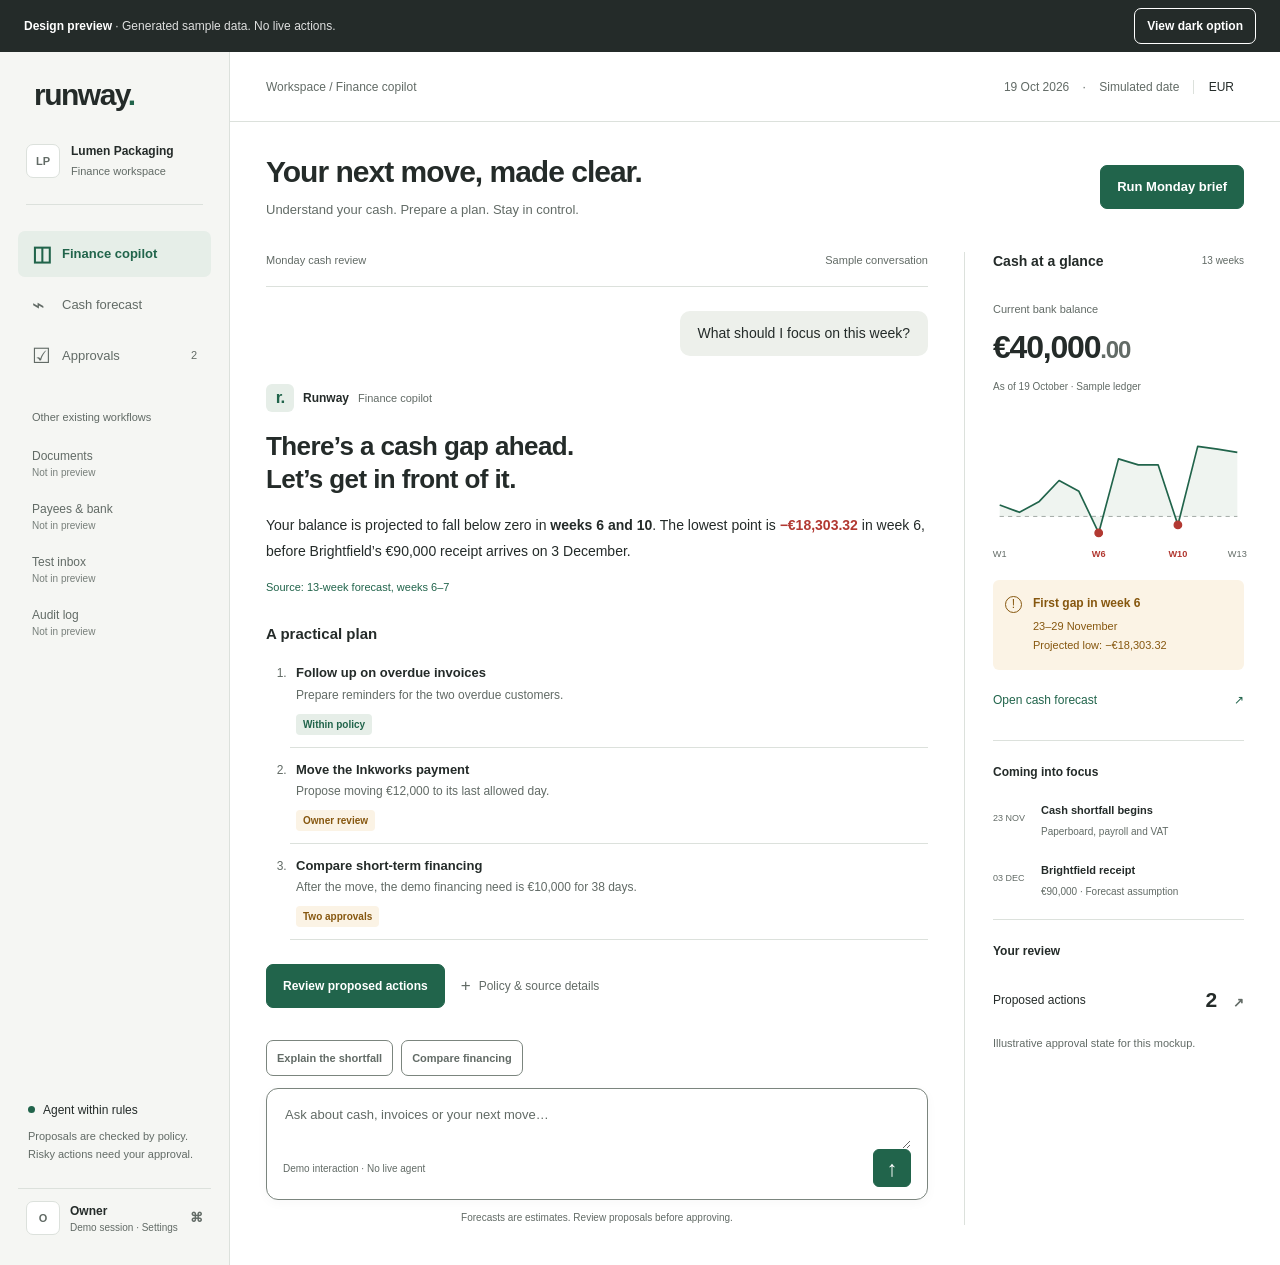
<file: docs/ui-mockups/index.html>
<!doctype html>
<html lang="en">
<head>
  <meta charset="utf-8">
  <meta name="viewport" content="width=device-width, initial-scale=1">
  <title>Runway · UI redesign mockups</title>
  <link rel="stylesheet" href="mockups.css">
</head>
<body>
  <div class="review-bar">
    <span><strong>Design preview</strong><span class="review-note"> · Generated sample data. No live actions.</span></span>
    <button id="theme-toggle" aria-pressed="false">View dark option</button>
  </div>
  <div class="workspace">
    <aside class="sidebar">
      <a class="brand" href="#chat">runway<span>.</span></a><button id="mobile-session" class="mobile-session">Session</button>
      <div class="company"><span class="initials">LP</span><div><strong>Lumen Packaging</strong><small>Finance workspace</small></div></div>
      <nav aria-label="Preview screens">
        <a href="#chat" data-page="chat"><span class="nav-icon">◫</span> Finance copilot</a>
        <a href="#forecast" data-page="forecast"><span class="nav-icon">⌁</span> Cash forecast</a>
        <a href="#approvals" data-page="approvals"><span class="nav-icon">☑</span> Approvals <span class="count">2</span></a>
      </nav>
      <div class="sidebar-caption">Other existing workflows</div>
      <div class="secondary-nav">Documents <span>Not in preview</span></div>
      <div class="secondary-nav">Payees &amp; bank <span>Not in preview</span></div>
      <div class="secondary-nav">Test inbox <span>Not in preview</span></div>
      <div class="secondary-nav">Audit log <span>Not in preview</span></div>
      <div class="sidebar-bottom">
        <div class="agent-state"><span class="status-dot"></span> Agent within rules</div>
        <p>Proposals are checked by policy.<br>Risky actions need your approval.</p>
        <button id="session-toggle" class="session"><span class="initials">O</span><span><strong>Owner</strong><small>Demo session · Settings</small></span><span>⌘</span></button>
      </div>
    </aside>
    <div class="main-shell">
      <header class="topbar"><span id="breadcrumb">Workspace <span>/</span> Finance copilot</span><span class="clock">19 Oct 2026 <span>·</span> Simulated date <span class="currency">EUR</span></span></header>
      <main id="main">
        <section id="chat" class="screen" aria-labelledby="chat-title">
          <div class="page-heading"><div><h1 id="chat-title">Your next move, made clear.</h1><p>Understand your cash. Prepare a plan. Stay in control.</p></div><button class="primary" id="brief-button">Run Monday brief</button></div>
          <div class="copilot-layout">
            <div class="conversation">
              <div class="conversation-meta"><span>Monday cash review</span><span>Sample conversation</span></div>
              <div class="user-message">What should I focus on this week?</div>
              <article class="assistant-message">
                <div class="assistant-label"><span class="assistant-mark">r.</span><strong>Runway</strong><span>Finance copilot</span></div>
                <h2>There’s a cash gap ahead.<br>Let’s get in front of it.</h2>
                <p>Your balance is projected to fall below zero in <strong>weeks 6 and 10</strong>. The lowest point is <strong class="danger-text">−€18,303.32</strong> in week 6, before Brightfield’s €90,000 receipt arrives on 3 December.</p>
                <a class="source-link" href="#forecast">Source: 13-week forecast, weeks 6–7</a>
                <h3>A practical plan</h3>
                <ol class="plan-list">
                  <li><div><strong>Follow up on overdue invoices</strong><p>Prepare reminders for the two overdue customers.</p></div><span class="state neutral">Within policy</span></li>
                  <li><div><strong>Move the Inkworks payment</strong><p>Propose moving €12,000 to its last allowed day.</p></div><span class="state warning">Owner review</span></li>
                  <li><div><strong>Compare short-term financing</strong><p>After the move, the demo financing need is €10,000 for 38 days.</p></div><span class="state warning">Two approvals</span></li>
                </ol>
                <div class="answer-actions"><a class="button primary" href="#approvals">Review proposed actions</a><details><summary>Policy &amp; source details</summary><p>Illustrative plan from the README demo scenario. No reminders, payments, or financing applications are executed by this preview.</p></details></div>
              </article>
              <div id="mock-replies" aria-live="polite"></div>
              <div class="composer-area">
                <div class="suggestions"><button data-prompt="Explain the week 6 shortfall">Explain the shortfall</button><button data-prompt="Compare financing options">Compare financing</button></div>
                <form id="chat-form" class="composer"><label for="message" class="sr-only">Message the finance copilot</label><textarea id="message" placeholder="Ask about cash, invoices or your next move…" rows="2" required></textarea><div class="composer-bottom"><span>Demo interaction · No live agent</span><button class="send" type="submit" aria-label="Send preview message">↑</button></div></form>
                <p class="composer-note">Forecasts are estimates. Review proposals before approving.</p>
              </div>
            </div>
            <aside class="context-rail" aria-label="Cash context">
              <div class="context-heading"><h2>Cash at a glance</h2><span>13 weeks</span></div>
              <div class="balance"><span>Current bank balance</span><strong>€40,000<span>.00</span></strong><small>As of 19 October · Sample ledger</small></div>
              <div class="mini-chart" id="mini-chart"></div>
              <div class="cash-warning"><span class="warning-symbol">!</span><div><strong>First gap in week 6</strong><p>23–29 November<br>Projected low: −€18,303.32</p></div></div>
              <a class="text-link" href="#forecast">Open cash forecast <span>↗</span></a>
              <div class="rail-section"><h3>Coming into focus</h3><div class="event"><span class="event-date">23 NOV</span><div><strong>Cash shortfall begins</strong><small>Paperboard, payroll and VAT</small></div></div><div class="event"><span class="event-date">03 DEC</span><div><strong>Brightfield receipt</strong><small>€90,000 · Forecast assumption</small></div></div></div>
              <div class="rail-section"><h3>Your review</h3><a class="review-link" href="#approvals"><span>Proposed actions</span><strong>2 <span>↗</span></strong></a><p class="fine-print">Illustrative approval state for this mockup.</p></div>
            </aside>
          </div>
        </section>
        <section id="forecast" class="screen" hidden aria-labelledby="forecast-title">
          <div class="page-heading"><div><h1 id="forecast-title">See the gap before it arrives.</h1><p>13-week cash forecast · 19 Oct 2026 to 17 Jan 2027</p></div><a class="button" href="#chat">Discuss with copilot</a></div>
          <div class="forecast-metrics"><div><span>Opening balance</span><strong>€40,000.00</strong></div><div><span>Lowest projected balance</span><strong class="danger-text">−€18,303.32</strong><small>Week 6 · 23–29 Nov</small></div><div><span>Weeks below zero</span><strong>2 <span>of 13</span></strong><small>Weeks 6 and 10</small></div></div>
          <div class="chart-panel"><div class="panel-heading"><div><h2>How much cash will be available?</h2><p>Projected closing balance at the end of each week</p></div><div class="legend"><span class="legend-line"></span> Baseline <span class="legend-line scenario-legend" hidden></span><span id="scenario-label" hidden>With illustrative inflow</span></div></div><div id="full-chart"></div><div class="chart-footer"><span>Dashed line: €0 safety minimum</span><span>Computed from the sample ledger, not by AI</span></div></div>
          <div class="forecast-detail"><div><div class="panel-heading"><h2>Week-by-week cash</h2><span>EUR</span></div><div class="table-scroll"><table><caption class="sr-only">Generated sample forecast. Select a week to inspect its cash flows.</caption><thead><tr><th>Week</th><th>Dates</th><th>Money in</th><th>Money out</th><th>Closing cash</th></tr></thead><tbody id="week-rows"></tbody></table></div></div><aside class="week-detail"><span class="state warning">Source inspection</span><h2 id="week-title">Week 6 explained</h2><p id="week-dates">23–29 November 2026</p><div id="week-lines"></div><p class="fine-print">Figures trace to invoice, payment and transaction rows. Select any week to inspect it.</p><details class="scenario-control"><summary>Try an illustrative scenario</summary><label for="inflow">Add inflow in week 6 (EUR)</label><input id="inflow" type="number" min="0" max="10000000" value="20000" step="1000"><button id="scenario-apply" class="primary">Compare scenario</button><button id="scenario-clear">Clear scenario</button><p class="fine-print">Preview only: adds an inflow without fees or repayment. No ledger data is changed.</p></details></aside></div>
        </section>
        <section id="approvals" class="screen" hidden aria-labelledby="approvals-title">
          <div class="page-heading"><div><h1 id="approvals-title">You make the final call.</h1><p>Review the reason, the amount and the people needed to approve.</p></div><span class="state neutral">Illustrative workflow</span></div>
          <div class="approval-layout"><div><div class="queue-heading"><h2>Needs your review <span>2</span></h2><span>Owner demo session</span></div>
            <article class="approval-card" id="payment-card"><div class="approval-heading"><span class="state warning">Owner approval needed</span><span class="request-id">Example request · Payment change</span></div><h2>Give your cash a little more room.</h2><p>Reschedule the Inkworks supplier payment to its last allowed day.</p><div class="approval-facts"><div><span>Supplier</span><strong>Inkworks</strong></div><div><span>Payment amount</span><strong>€12,000.00</strong></div><div><span>Change</span><strong>Payment date</strong></div></div><div class="rationale"><strong>Why this is proposed</strong><p>The move reduces the demo financing need from €19,000 to €10,000. The exact proposed date and allowed window will come from the live request.</p></div><details><summary>Policy check &amp; source arguments</summary><p>Rescheduling requires owner review. Production details will use the existing request summary and rules engine, including the allowed date.</p></details><div class="approval-footer"><span id="payment-status">Required: Owner</span><div><button data-decision="reject" data-card="payment-card">Reject</button><button class="primary" data-decision="approve" data-card="payment-card">Approve change</button></div></div></article>
            <article class="approval-card" id="finance-card"><div class="approval-heading"><span class="state warning">Two approvals needed</span><span class="request-id">Example request · Financing</span></div><h2>Prepare the financing application.</h2><p>Illustrative supply-chain financing from Runway’s demo scenario.</p><div class="approval-facts"><div><span>Financing amount</span><strong>€10,000.00</strong></div><div><span>Term</span><strong>38 days</strong></div><div><span>True cost</span><strong>€120.00</strong></div></div><div class="approvers"><span><span class="initials">O</span> Owner <small>Awaiting review</small></span><span><span class="initials">A</span> Accountant <small>Awaiting review</small></span></div><div class="approval-footer"><span>Prepares a PDF for human review</span><div><button data-decision="reject" data-card="finance-card">Reject</button><button class="primary" data-decision="approve" data-card="finance-card">Record owner approval</button></div></div></article>
          </div><aside class="approval-guide"><h2>Built-in boundaries</h2><h3>Two people, two sessions</h3><p>Financing above €5,000 needs both the owner and accountant, signed in separately.</p><h3>Policy before execution</h3><p>The existing rules engine checks every agent tool call before anything runs.</p><h3>A record of every decision</h3><p>Approvals, refusals and actions remain in the audit trail.</p><div class="preview-note"><strong>Design preview only</strong><p>These controls demonstrate UI states. They cannot approve requests or move money.</p></div></aside></div>
        </section>
      </main>
    </div>
  </div>
  <dialog id="session-dialog"><div class="dialog-heading"><h2>Session controls</h2><button id="session-close" aria-label="Close session controls">×</button></div><p>Proposed home for sign-in, role switching, display currency, agent pause and demo reset.</p><p class="fine-print">The live application will retain its current authentication and confirmation rules. This preview has no live session controls.</p></dialog>
  <script src="mockups.js"></script>
</body>
</html>
</file>
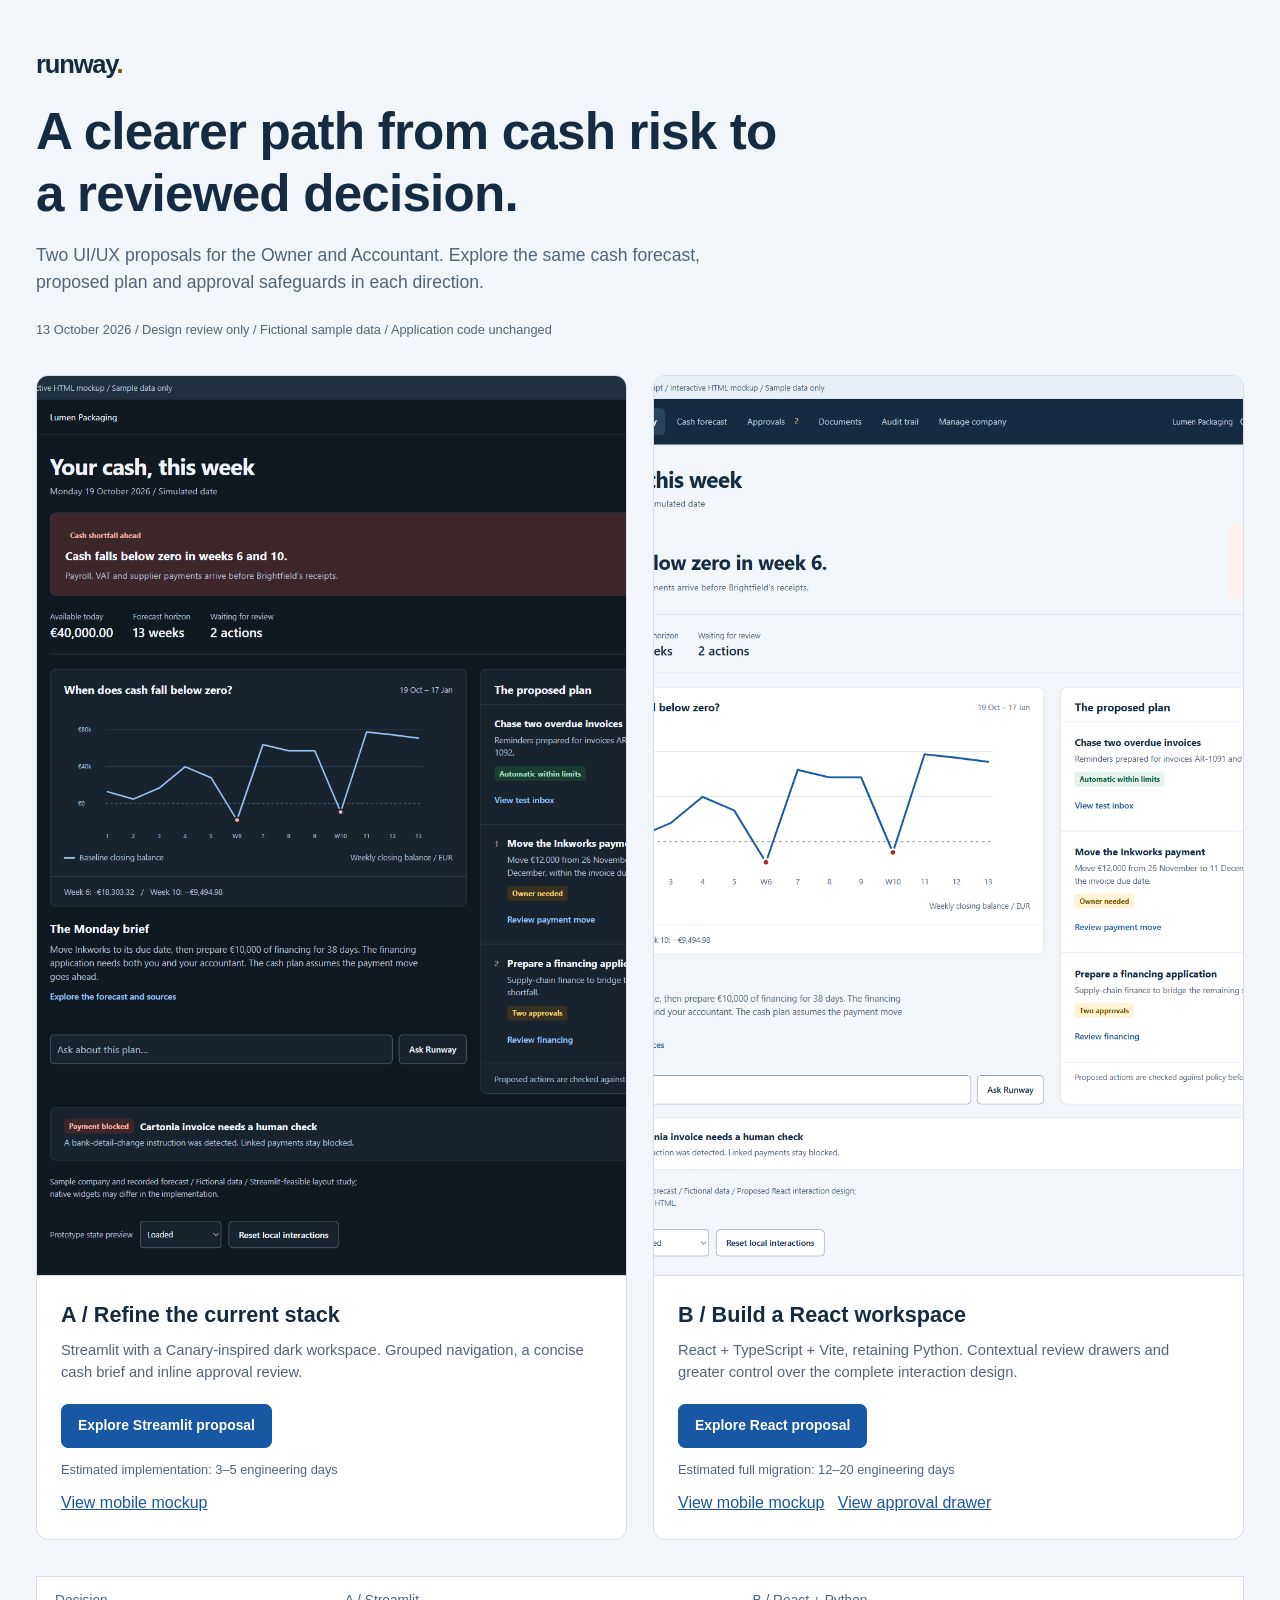
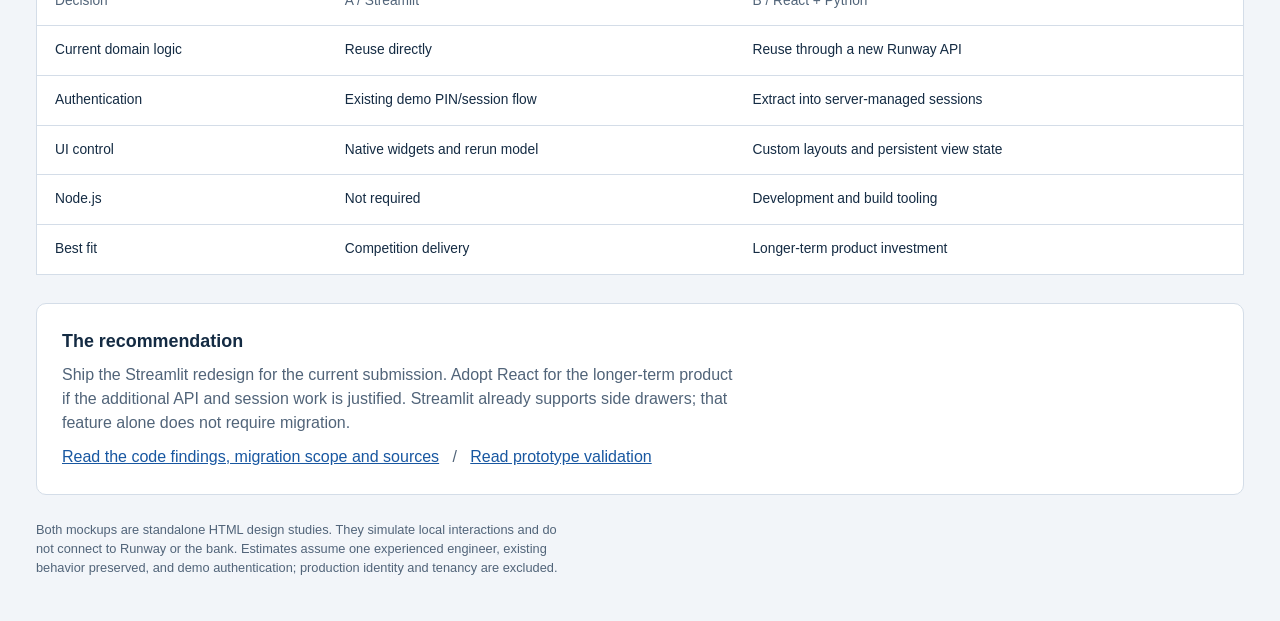
<file: docs/ui-overhaul/index.html>
<!doctype html><html lang="en"><head><meta charset="utf-8"><meta name="viewport" content="width=device-width,initial-scale=1"><link rel="icon" href="data:,"><title>Runway / UI overhaul proposals</title><link rel="stylesheet" href="prototype.css"></head><body class="index"><main class="content"><div class="brand">runway<span>.</span></div><h1>A clearer path from cash risk to a reviewed decision.</h1><p class="intro">Two UI/UX proposals for the Owner and Accountant. Explore the same cash forecast, proposed plan and approval safeguards in each direction.</p><p class="prototype-note">13 October 2026 / Design review only / Fictional sample data / Application code unchanged</p><div class="proposals"><article class="proposal"><a href="current-stack.html"><img src="current-desktop.png" alt="Dark Streamlit proposal showing a cash shortfall, forecast and approval plan" width="1440" height="900"></a><div class="proposal-body"><h2>A / Refine the current stack</h2><p>Streamlit with a Canary-inspired dark workspace. Grouped navigation, a concise cash brief and inline approval review.</p><a class="btn primary" href="current-stack.html">Explore Streamlit proposal</a><small>Estimated implementation: 3–5 engineering days</small><a href="current-mobile.png">View mobile mockup</a></div></article><article class="proposal"><a href="react-stack.html"><img src="react-desktop.png" alt="Light React proposal with navy navigation, cash forecast and proposed actions" width="1440" height="900"></a><div class="proposal-body"><h2>B / Build a React workspace</h2><p>React + TypeScript + Vite, retaining Python. Contextual review drawers and greater control over the complete interaction design.</p><a class="btn primary" href="react-stack.html">Explore React proposal</a><small>Estimated full migration: 12–20 engineering days</small><a href="react-mobile.png">View mobile mockup</a> &nbsp; <a href="react-approval.png">View approval drawer</a></div></article></div><div class="table-wrap"><table><thead><tr><th>Decision</th><th>A / Streamlit</th><th>B / React + Python</th></tr></thead><tbody><tr><td>Current domain logic</td><td>Reuse directly</td><td>Reuse through a new Runway API</td></tr><tr><td>Authentication</td><td>Existing demo PIN/session flow</td><td>Extract into server-managed sessions</td></tr><tr><td>UI control</td><td>Native widgets and rerun model</td><td>Custom layouts and persistent view state</td></tr><tr><td>Node.js</td><td>Not required</td><td>Development and build tooling</td></tr><tr><td>Best fit</td><td>Competition delivery</td><td>Longer-term product investment</td></tr></tbody></table></div><section class="decision"><h2>The recommendation</h2><p>Ship the Streamlit redesign for the current submission. Adopt React for the longer-term product if the additional API and session work is justified. Streamlit already supports side drawers; that feature alone does not require migration.</p><p><a href="proposal.md">Read the code findings, migration scope and sources</a> &nbsp; / &nbsp; <a href="validation.md">Read prototype validation</a></p></section><p class="prototype-note">Both mockups are standalone HTML design studies. They simulate local interactions and do not connect to Runway or the bank. Estimates assume one experienced engineer, existing behavior preserved, and demo authentication; production identity and tenancy are excluded.</p></main></body></html>
</file>
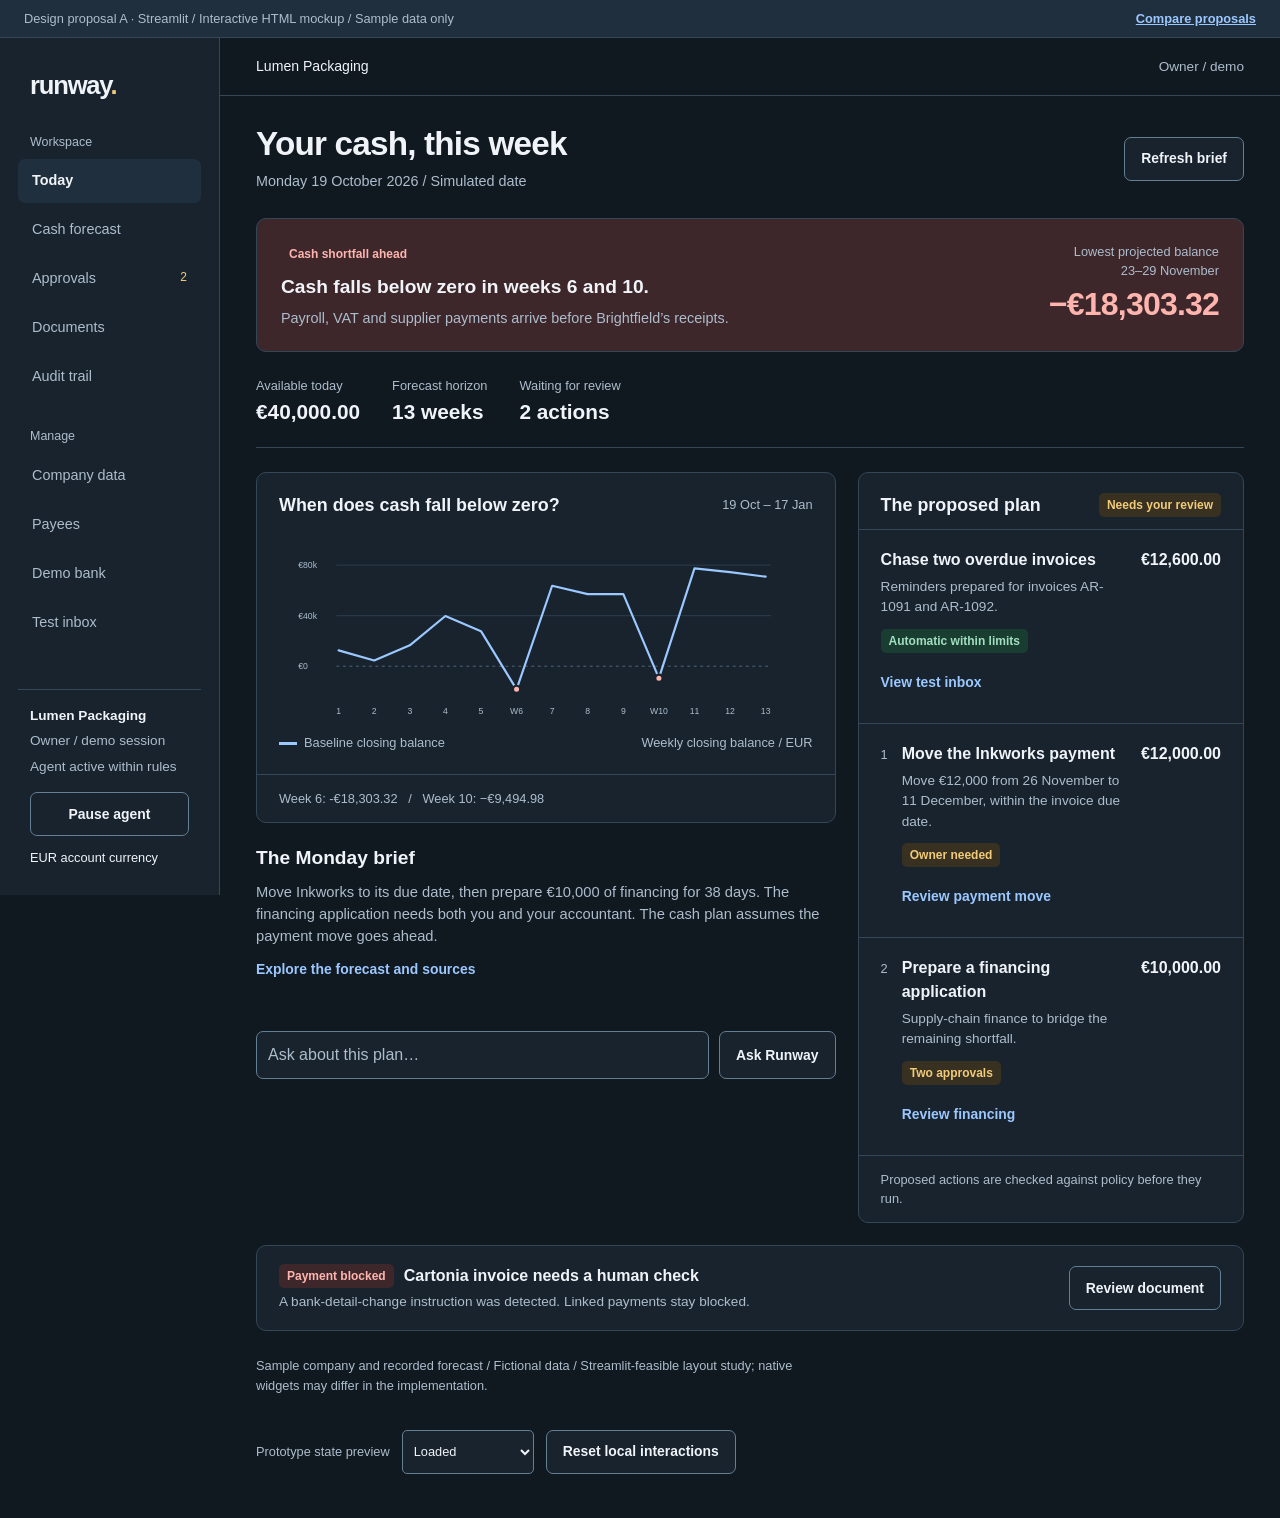
<file: docs/ui-overhaul/current-stack.html>
<!doctype html><html lang="en"><head><meta charset="utf-8"><meta name="viewport" content="width=device-width, initial-scale=1"><link rel="icon" href="data:,"><title>Proposal A — Streamlit refinement | Runway</title><link rel="stylesheet" href="prototype.css"><script defer src="prototype.js"></script></head><body class="current"><div id="app"></div><noscript>This interactive mockup requires JavaScript. Read proposal.md for the design and migration assessment.</noscript></body></html>
</file>
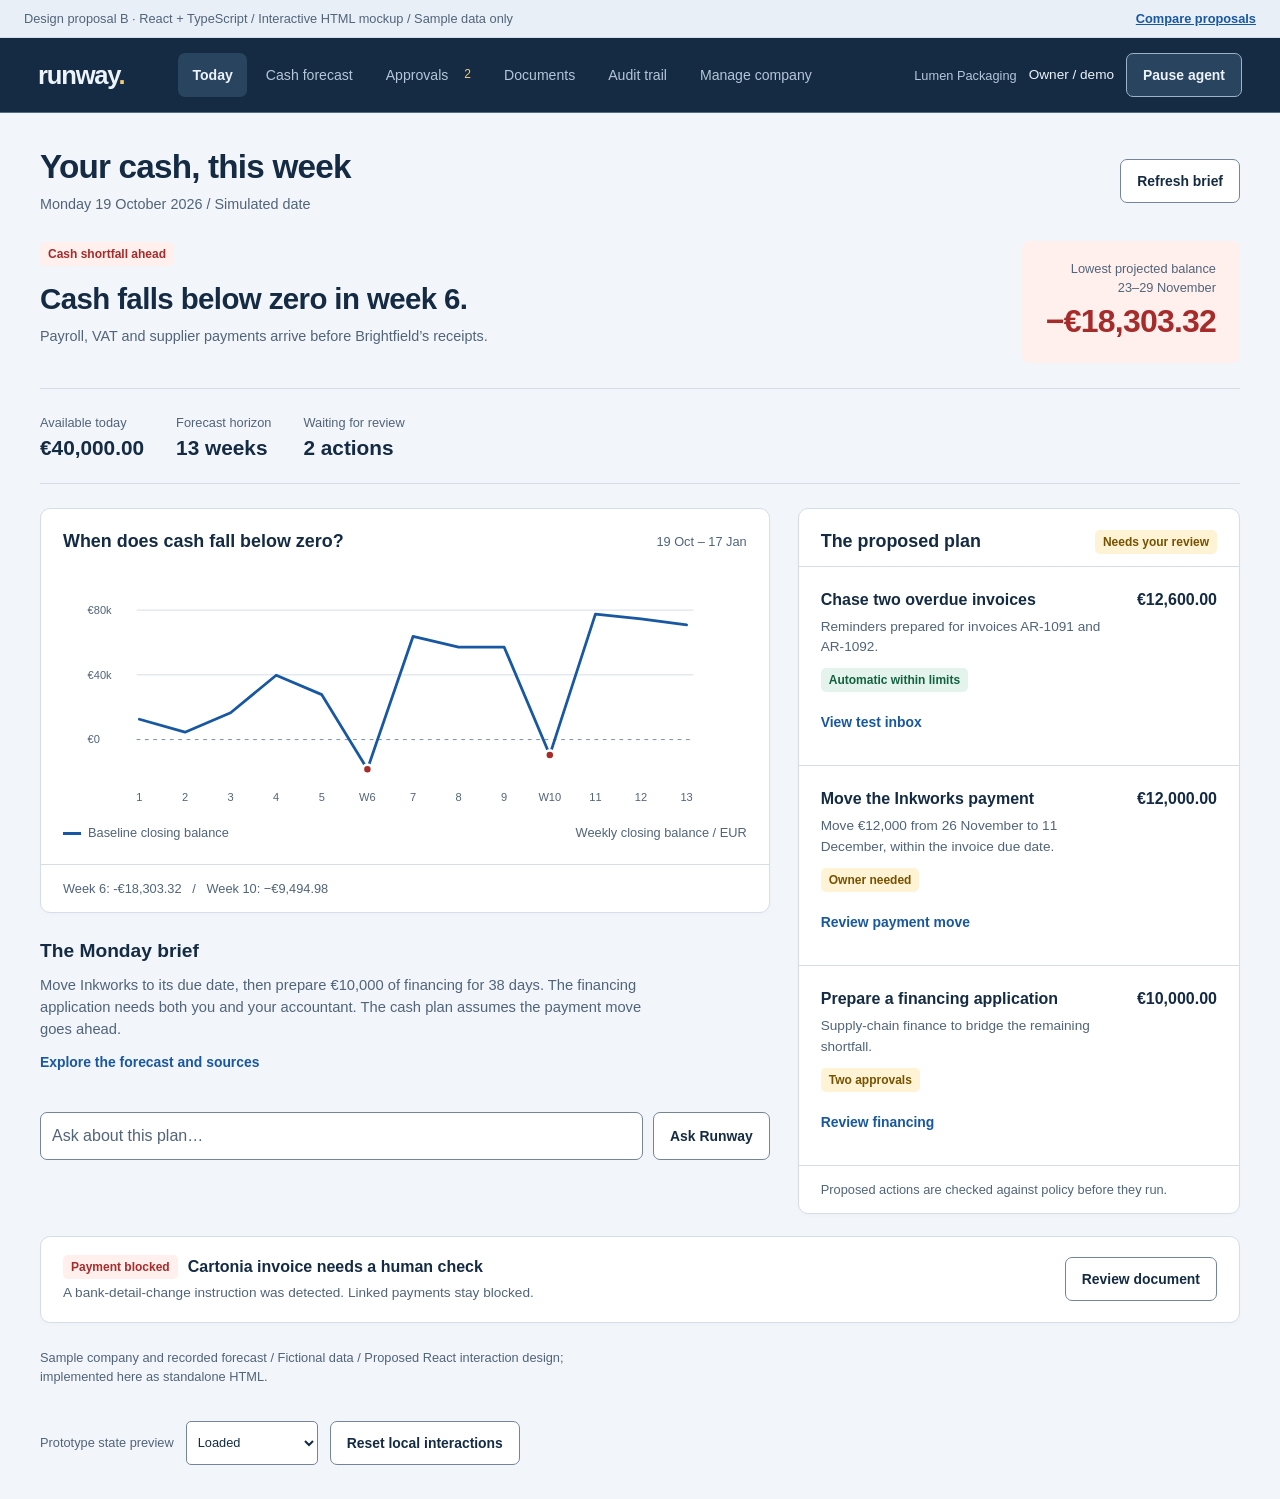
<file: docs/ui-overhaul/react-stack.html>
<!doctype html><html lang="en"><head><meta charset="utf-8"><meta name="viewport" content="width=device-width, initial-scale=1"><link rel="icon" href="data:,"><title>Proposal B — React workspace | Runway</title><link rel="stylesheet" href="prototype.css"><script defer src="prototype.js"></script></head><body class="alternative"><div id="app"></div><noscript>This interactive mockup requires JavaScript. Read proposal.md for the design and migration assessment.</noscript></body></html>
</file>
<file: docs/ui-mockups/mockups.css>
:root{color-scheme:light;--canvas:#fff;--sidebar:#f5f6f3;--subtle:#f7f8f5;--text:#242b29;--muted:#626b66;--line:#dce1dc;--control:#7b857e;--green:#21644b;--green-bg:#e6eee8;--danger:#b23932;--warning:#86570f;--warning-bg:#fbf3e5;--user:#edf0eb;--focus:#21644b;--chart:#21644b;--area:#e6eee8;--chart-grid:#e3e7e2;--negative:#fbefec}
*{box-sizing:border-box}body{margin:0;font-family:"Segoe UI",Arial,sans-serif;font-size:14px;color:var(--text);background:var(--canvas);line-height:1.5}button,input,textarea{font:inherit}button,a,input,textarea,summary{-webkit-tap-highlight-color:transparent}button,.button{min-height:44px;padding:10px 16px;border:1px solid var(--control);border-radius:7px;background:var(--canvas);color:var(--text);font-size:13px;font-weight:600;cursor:pointer;text-decoration:none;display:inline-flex;align-items:center;justify-content:center;gap:8px}button:hover,.button:hover{background:var(--subtle)}a{color:var(--green)}a:hover{text-decoration:underline}button:disabled{cursor:default;opacity:.75}a:focus-visible,button:focus-visible,input:focus-visible,textarea:focus-visible,summary:focus-visible{outline:3px solid var(--focus);outline-offset:3px}.primary{background:var(--green);border-color:var(--green);color:#fff}.primary:hover{background:#174b37;color:#fff}h1,h2,h3,p{margin:0}h1{font-size:30px;line-height:1.2;letter-spacing:-1px;font-weight:600}h2{font-size:19px;line-height:1.3;font-weight:600;letter-spacing:-.4px}h3{font-size:14px;font-weight:600}small{font-size:12px}strong{font-weight:600}.review-bar{padding:8px 24px;min-height:52px;display:flex;align-items:center;justify-content:space-between;gap:16px;background:var(--text);color:var(--canvas);font-size:12px}.review-bar button{background:transparent;border-color:currentColor;color:inherit;padding:4px 12px;min-height:36px;font-size:12px}.review-note{opacity:.85}.workspace{display:grid;grid-template-columns:230px minmax(0,1fr);min-height:calc(100vh - 52px)}.sidebar{padding:28px 18px 18px;background:var(--sidebar);border-right:1px solid var(--line);display:flex;flex-direction:column}.brand{font-size:30px;font-weight:750;letter-spacing:-1.5px;color:var(--text);text-decoration:none;line-height:1;margin:0 16px 32px}.brand span{color:var(--green)}.company{display:flex;align-items:center;gap:11px;margin:0 8px 26px;padding-bottom:24px;border-bottom:1px solid var(--line);font-size:12px}.company small{display:block;color:var(--muted);margin-top:3px;font-size:11px}.initials{display:inline-flex;align-items:center;justify-content:center;flex-shrink:0;width:34px;height:34px;border:1px solid var(--line);border-radius:7px;font-size:11px;font-weight:650;background:var(--canvas);color:var(--muted)}nav{display:grid;gap:5px}nav a{display:flex;align-items:center;gap:12px;min-height:46px;padding:10px 14px;border-radius:7px;color:var(--muted);text-decoration:none;font-weight:500;font-size:13px}nav a[aria-current="page"]{background:var(--green-bg);color:var(--green);font-weight:650}nav a:hover{text-decoration:none;background:var(--user)}.nav-icon{font-size:21px;width:18px;line-height:1}.count{margin-left:auto;font-size:11px}.sidebar-caption{font-size:11px;color:var(--muted);margin:30px 14px 12px}.secondary-nav{color:var(--muted);padding:10px 14px;font-size:12px}.secondary-nav span{display:block;font-size:10px;opacity:.85}.sidebar-bottom{margin-top:auto;padding-top:45px}.agent-state{display:flex;align-items:center;gap:8px;font-size:12px;margin:0 10px}.status-dot{width:7px;height:7px;background:var(--green);border-radius:50%}.sidebar-bottom p{font-size:11px;line-height:1.7;color:var(--muted);margin:8px 10px 24px}.session{display:flex;gap:10px;text-align:left;width:100%;padding:12px 8px;background:transparent;border-color:var(--line);border-radius:0;border-width:1px 0 0}.session strong,.session small{display:block;font-size:12px}.session small{color:var(--muted);font-size:10px;font-weight:400}.session>span:last-child{margin-left:auto;color:var(--muted)}.main-shell{min-width:0}.topbar{height:70px;border-bottom:1px solid var(--line);display:flex;align-items:center;justify-content:space-between;padding:0 36px;gap:16px;font-size:12px;color:var(--muted)}.topbar span span{margin:0 10px}.currency{border-left:1px solid var(--line);padding-left:15px;color:var(--text)}main{padding:32px 36px 40px;max-width:1550px;margin:auto}.page-heading{display:flex;justify-content:space-between;align-items:center;gap:20px;margin-bottom:32px}.page-heading p{color:var(--muted);margin-top:10px;font-size:13px}.copilot-layout{display:grid;grid-template-columns:minmax(0,1fr) 280px;gap:36px}.conversation{min-width:0}.conversation-meta{display:flex;justify-content:space-between;color:var(--muted);font-size:11px;border-bottom:1px solid var(--line);padding:0 0 18px}.user-message{padding:12px 18px;border-radius:10px;background:var(--user);max-width:85%;width:fit-content;margin:24px 0 28px auto;font-size:14px}.assistant-label{display:flex;align-items:center;gap:9px;font-size:12px;margin-bottom:18px}.assistant-label>span:last-child{color:var(--muted);font-size:11px}.assistant-mark{width:28px;height:28px;border-radius:6px;background:var(--green-bg);color:var(--green);display:inline-flex;align-items:center;justify-content:center;font-weight:750;font-size:17px;letter-spacing:-1px}.assistant-message>h2{font-size:26px;line-height:1.25;letter-spacing:-.6px;margin-bottom:18px}.assistant-message>p{line-height:1.85;font-size:14px;max-width:690px}.danger-text{color:var(--danger)}.source-link{font-size:11px;text-decoration:none;display:inline-flex;align-items:center;min-height:44px}.assistant-message>h3{margin:14px 0 6px;font-size:15px}.plan-list{padding-left:24px;margin:0}.plan-list li{padding:12px 0 12px 6px;border-bottom:1px solid var(--line);font-size:13px}.plan-list li::marker{color:var(--muted);font-size:12px}.plan-list p{color:var(--muted);font-size:12px;line-height:1.65;margin:3px 0 8px}.state{display:inline-flex;align-items:center;padding:4px 7px;border-radius:4px;font-size:10px;font-weight:600;line-height:1.3}.neutral{background:var(--green-bg);color:var(--green)}.warning{background:var(--warning-bg);color:var(--warning)}.answer-actions{display:flex;align-items:center;flex-wrap:wrap;gap:16px;margin:24px 0}.answer-actions .button{font-size:12px}details{font-size:12px;color:var(--muted)}summary{min-height:44px;display:flex;align-items:center;cursor:pointer;gap:8px}summary::before{content:"+";font-size:17px}details[open]>summary::before{content:"−"}details p{margin-bottom:12px;max-width:560px;line-height:1.8}.composer-area{margin-top:32px}.suggestions{display:flex;gap:8px;margin-bottom:12px}.suggestions button{font-size:11px;color:var(--muted);min-height:36px;padding:6px 10px}.composer{border:1px solid var(--control);border-radius:12px;padding:14px 16px 12px;box-shadow:0 3px 12px #00000008;background:var(--canvas)}textarea{display:block;width:100%;resize:vertical;min-height:46px;border:0;background:transparent;color:var(--text);font-size:13px;line-height:1.6}textarea::placeholder{color:var(--muted)}.composer-bottom{display:flex;align-items:center;justify-content:space-between;gap:12px;color:var(--muted);font-size:10px}.send{background:var(--green);color:#fff;border-color:var(--green);font-size:22px;padding:0;width:38px;min-height:38px;border-radius:6px}.composer-note{text-align:center;color:var(--muted);font-size:10px;margin-top:10px}.context-rail{border-left:1px solid var(--line);padding-left:28px}.context-heading{display:flex;align-items:center;justify-content:space-between;gap:10px}.context-heading h2{font-size:14px;letter-spacing:0}.context-heading>span{color:var(--muted);font-size:10px}.balance{padding-top:28px}.balance>span{color:var(--muted);font-size:11px}.balance>strong{display:block;font-size:32px;letter-spacing:-1.2px;font-variant-numeric:tabular-nums;margin:4px 0}.balance>strong>span{color:var(--muted);font-size:24px}.balance small{color:var(--muted);font-size:10px}.mini-chart{margin-top:20px}svg{display:block;width:100%;height:auto;overflow:visible}.cash-warning{display:flex;gap:11px;background:var(--warning-bg);padding:14px 12px;border-radius:6px;margin-top:20px;color:var(--warning);font-size:12px}.cash-warning p{font-size:11px;margin-top:5px;line-height:1.8}.warning-symbol{border:1px solid var(--warning);font-size:12px;width:17px;height:17px;line-height:15px;text-align:center;border-radius:50%;flex-shrink:0;margin-top:2px}.text-link{display:flex;align-items:center;justify-content:space-between;min-height:44px;font-size:12px;text-decoration:none;margin:8px 0}.rail-section{border-top:1px solid var(--line);margin-top:18px;padding-top:22px}.rail-section h3{font-size:12px;margin-bottom:18px}.event{display:flex;gap:14px;margin-bottom:20px;align-items:center}.event-date{font-size:9px;line-height:1.5;color:var(--muted);width:34px;flex-shrink:0}.event strong{font-size:11px}.event small{display:block;color:var(--muted);font-size:10px;margin-top:4px}.review-link{display:flex;align-items:center;justify-content:space-between;min-height:44px;color:var(--text);font-size:12px;text-decoration:none}.review-link strong{font-size:21px}.review-link strong span{font-size:13px;color:var(--muted);padding-left:10px}.fine-print{font-size:11px;line-height:1.8;color:var(--muted);margin-top:12px}.forecast-metrics{display:flex;gap:50px;padding:0 0 28px;border-bottom:1px solid var(--line);margin-bottom:30px}.forecast-metrics>div{flex:1}.forecast-metrics span,.approval-facts span{font-size:12px;color:var(--muted)}.forecast-metrics strong{display:block;font-size:28px;letter-spacing:-.7px;font-variant-numeric:tabular-nums;margin-top:6px}.forecast-metrics strong span{font-size:15px;font-weight:400}.forecast-metrics small{display:block;color:var(--muted);font-size:11px;margin-top:4px}.chart-panel{border:1px solid var(--line);border-radius:9px;padding:24px 24px 18px}.panel-heading{display:flex;justify-content:space-between;align-items:center;gap:16px;margin-bottom:20px}.panel-heading h2{font-size:16px}.panel-heading p{font-size:12px;color:var(--muted);margin-top:5px}.legend{display:flex;align-items:center;gap:8px;color:var(--muted);font-size:11px}.legend-line{width:16px;height:3px;background:var(--chart)}.scenario-legend{background:#8e660e}.chart-footer{display:flex;justify-content:space-between;gap:16px;border-top:1px solid var(--line);padding-top:16px;font-size:10px;color:var(--muted);margin-top:10px}.forecast-detail{display:grid;grid-template-columns:minmax(0,1fr) 290px;gap:32px;margin-top:32px}.table-scroll{overflow-x:auto;border:1px solid var(--line);border-radius:7px}table{border-collapse:collapse;width:100%;font-size:12px;font-variant-numeric:tabular-nums;text-align:right;white-space:nowrap}th{font-weight:500;color:var(--muted);background:var(--subtle);padding:12px 14px}td{padding:10px 14px;border-top:1px solid var(--line)}th:first-child,td:first-child,th:nth-child(2),td:nth-child(2){text-align:left}tr.selected td{background:var(--green-bg)}td button{min-height:30px;padding:2px 7px;font-size:12px;background:transparent;border-color:transparent;color:var(--green)}.week-detail{padding:22px;background:var(--subtle);border:1px solid var(--line);border-radius:8px;align-self:start}.week-detail h2{font-size:19px;margin-top:16px}.week-detail>p{font-size:12px;color:var(--muted);margin-top:8px}.flow-line{display:flex;justify-content:space-between;gap:12px;border-bottom:1px solid var(--line);padding:14px 0;font-size:11px}.flow-line span small{display:block;color:var(--muted);font-size:9px;margin-top:4px}.flow-line strong{white-space:nowrap;font-variant-numeric:tabular-nums}.scenario-control{border-top:1px solid var(--line);margin-top:22px;padding-top:6px}.scenario-control label{font-size:11px;display:block}.scenario-control input{width:100%;border:1px solid var(--control);border-radius:5px;padding:10px;color:var(--text);background:var(--canvas);margin:8px 0 12px}.scenario-control button{width:100%;margin-bottom:8px}.approval-layout{display:grid;grid-template-columns:minmax(0,1fr) 245px;gap:36px}.queue-heading{display:flex;justify-content:space-between;gap:16px;align-items:center;margin-bottom:20px}.queue-heading h2{font-size:16px}.queue-heading h2 span{font-size:12px;color:var(--muted);margin-left:10px}.queue-heading>span{color:var(--muted);font-size:11px}.approval-card{border:1px solid var(--line);border-radius:9px;padding:24px;margin-bottom:20px}.approval-heading{display:flex;justify-content:space-between;align-items:center;gap:12px;margin-bottom:18px}.request-id{font-size:10px;color:var(--muted)}.approval-card>h2{font-size:22px;margin-bottom:8px}.approval-card>p{font-size:13px;color:var(--muted)}.approval-facts{display:flex;gap:24px;margin:24px 0;padding:18px 0;border-top:1px solid var(--line);border-bottom:1px solid var(--line)}.approval-facts>div{flex:1}.approval-facts span{font-size:11px}.approval-facts strong{display:block;font-size:17px;margin-top:6px;font-variant-numeric:tabular-nums}.rationale{font-size:12px;margin-bottom:12px}.rationale p{color:var(--muted);line-height:1.8;margin-top:6px}.approval-footer{display:flex;justify-content:space-between;align-items:center;gap:16px;border-top:1px solid var(--line);padding-top:20px;margin-top:16px;font-size:11px;color:var(--muted)}.approval-footer>div{display:flex;gap:8px}.approval-footer button{font-size:12px}.approvers{display:flex;gap:24px;margin:0 0 22px}.approvers>span{font-size:12px;display:flex;align-items:center;flex-wrap:wrap;gap:8px}.approvers small{color:var(--muted);font-size:10px}.approval-guide{border-left:1px solid var(--line);padding-left:25px}.approval-guide h2{font-size:15px;margin-bottom:26px}.approval-guide h3{font-size:12px;margin-top:22px}.approval-guide p{color:var(--muted);font-size:12px;line-height:1.85;margin-top:8px}.preview-note{background:var(--subtle);border-radius:7px;padding:16px;margin-top:32px;font-size:12px}.decision-notice{padding:12px 16px;margin-top:18px;background:var(--green-bg);color:var(--green);border-radius:6px;font-size:12px}.mock-response{padding:18px 0;border-top:1px solid var(--line);font-size:13px;line-height:1.85}.mock-response strong{display:block;color:var(--green);margin-bottom:6px}.sr-only{position:absolute;width:1px;height:1px;padding:0;margin:-1px;overflow:hidden;clip:rect(0,0,0,0);white-space:nowrap;border:0}dialog{color:var(--text);background:var(--canvas);border:1px solid var(--line);border-radius:12px;padding:28px;max-width:460px;width:calc(100% - 32px)}dialog::backdrop{background:#0005}.dialog-heading{display:flex;justify-content:space-between;align-items:center;gap:16px;margin-bottom:20px}.dialog-heading button{font-size:22px;padding:0;width:44px}dialog>p{font-size:14px;line-height:1.8}[hidden]{display:none!important}
body.dark{color-scheme:dark;--canvas:#191d1b;--sidebar:#131714;--subtle:#202622;--text:#e7ece7;--muted:#a2afa5;--line:#374139;--control:#7d8b80;--green:#a4d0b5;--green-bg:#283d30;--danger:#f49a8e;--warning:#e6be77;--warning-bg:#352d20;--user:#2b332d;--focus:#a4d0b5;--chart:#a4d0b5;--area:#283d30;--chart-grid:#374139;--negative:#392824}.dark .primary,.dark .send{color:#15251a}.dark .primary:hover{background:#bfdcc8}.dark .review-bar{background:#0c100d;color:#d9e2da}
@media(min-width:1400px){main{padding:36px 44px 40px}.copilot-layout{gap:52px;grid-template-columns:minmax(0,1fr) 310px}.context-rail{padding-left:32px}.plan-list li{position:relative;padding-right:115px}.plan-list .state{position:absolute;right:0;top:14px}.plan-list p{margin-bottom:0}}
@media(max-width:1100px){.workspace{grid-template-columns:195px minmax(0,1fr)}.sidebar{padding-left:10px;padding-right:10px}.topbar{padding:0 24px}main{padding:28px 24px}.copilot-layout{gap:24px;grid-template-columns:minmax(0,1fr) 225px}.context-rail{padding-left:20px}.page-heading h1{font-size:26px}.clock{font-size:10px}.forecast-detail,.approval-layout{grid-template-columns:minmax(0,1fr)}.week-detail{max-width:none}.approval-guide{border-left:0;border-top:1px solid var(--line);padding:24px 0}.approval-guide h2{margin-bottom:16px}}
@media(max-width:850px){.copilot-layout{grid-template-columns:minmax(0,1fr)}.context-rail{display:grid;grid-template-columns:1fr 1fr;gap:20px;border-left:0;border-top:1px solid var(--line);padding:24px 0}.context-heading{grid-column:1/-1}.balance,.mini-chart{padding:0;margin:0}.cash-warning{margin:0}.rail-section{margin:0}.page-heading{align-items:flex-start;flex-direction:column}.forecast-metrics{gap:20px}.forecast-metrics strong{font-size:22px}.review-note{display:none}}
@media(max-width:640px){body{font-size:14px}.review-bar{padding:8px 16px;gap:8px}.review-bar button{min-height:44px}.workspace{display:block}.sidebar{padding:16px;border-right:0;border-bottom:1px solid var(--line)}.brand{font-size:27px;margin:0 0 18px}.company,.sidebar-caption,.secondary-nav,.sidebar-bottom{display:none}.sidebar nav{display:flex;gap:5px;margin-top:16px}.sidebar nav a{flex:1;justify-content:center;padding:10px 6px;font-size:11px;gap:6px}.nav-icon{font-size:18px;width:auto}.count{margin-left:0}.topbar{height:auto;padding:14px 18px;flex-wrap:wrap;gap:8px;font-size:11px}.topbar span span{margin:0 6px}.clock{font-size:10px}main{padding:24px 18px}.page-heading{gap:16px;margin-bottom:26px}.page-heading h1{font-size:27px;letter-spacing:-.8px}.page-heading p{font-size:12px}.page-heading .button,.page-heading button{font-size:12px}.conversation-meta{font-size:10px}.assistant-message>h2{font-size:24px}.assistant-message>p{font-size:14px}.plan-list li{padding-left:3px}.answer-actions{gap:4px;margin:20px 0}.answer-actions>details{width:100%}.suggestions{flex-wrap:wrap}.suggestions button{min-height:44px}.send{width:44px;min-height:44px}.composer-bottom>span{font-size:9px}.context-rail{gap:16px}.context-heading{grid-column:1/-1}.balance>strong{font-size:27px}.balance>strong>span{font-size:18px}.mini-chart{align-self:center}.cash-warning,.text-link,.rail-section{grid-column:1/-1}.forecast-metrics{flex-wrap:wrap;gap:22px}.forecast-metrics>div:first-child{flex:1 1 100%}.forecast-metrics>div{flex:1 1 40%}.forecast-metrics strong{font-size:22px}.forecast-metrics span{font-size:11px}.chart-panel{padding:16px 12px}.panel-heading{flex-wrap:wrap;gap:12px}.panel-heading h2{font-size:15px}.chart-footer{flex-direction:column;gap:8px}.forecast-detail{gap:24px}.table-scroll{margin-right:0}td,th{padding:10px;font-size:11px}td button{min-height:44px;min-width:44px}.week-detail{padding:18px}.approval-heading{flex-wrap:wrap;gap:10px}.approval-card{padding:18px}.approval-card>h2{font-size:20px}.approval-facts{flex-wrap:wrap;gap:18px}.approval-facts>div{flex:1 1 40%}.approval-footer{flex-wrap:wrap}.approval-footer>div{width:100%}.approval-footer button{flex:1;padding:10px 8px;font-size:11px}.approvers{flex-direction:column;gap:12px}.queue-heading{align-items:flex-start}.queue-heading>span{font-size:10px;text-align:right}.queue-heading h2{font-size:15px}}
@media(prefers-reduced-motion:reduce){*{scroll-behavior:auto}}
.mobile-session{display:none}
@media(max-width:640px){.sidebar{position:relative}.brand{display:inline-flex;align-items:center;min-height:44px}.mobile-session{display:inline-flex;position:absolute;right:16px;top:16px;font-size:11px;background:transparent}}
</file>
<file: docs/ui-overhaul/prototype.css>
:root{font-family:"Segoe UI",Arial,sans-serif;font-size:16px;color-scheme:dark;--bg:#101820;--panel:#18232e;--subtle:#202f3d;--line:#344757;--control:#647e93;--ink:#f0f4f8;--muted:#adbdcc;--accent:#9bc8ff;--button:#245fba;--red:#ffb5ae;--redbg:#3d272b;--amber:#f1cb78;--amberbg:#383020;--green:#a2dfc1;--greenbg:#193d31;--focus:#b3d4ff}*{box-sizing:border-box}body{margin:0;background:var(--bg);color:var(--ink);line-height:1.5}button,input,select,textarea{font:inherit}button,a,input,select,textarea{touch-action:manipulation}button{cursor:pointer}button:disabled{cursor:default;opacity:.65}a{color:var(--accent)}button:focus-visible,a:focus-visible,input:focus-visible,select:focus-visible,summary:focus-visible,textarea:focus-visible{outline:3px solid var(--focus);outline-offset:3px}.skip{position:absolute;left:16px;top:-80px;z-index:20;background:var(--panel);padding:12px}.skip:focus{top:10px}h1,h2,h3,p{margin:0}h1{font-size:clamp(1.7rem,2.6vw,2.3rem);font-weight:650;line-height:1.2;letter-spacing:-.8px}h2{font-size:1.12rem;line-height:1.35;font-weight:650}h3{font-size:1rem;font-weight:650}p{max-width:76ch}.muted,small{color:var(--muted)}small,.small{font-size:.8rem}.num{font-variant-numeric:tabular-nums}.demo-bar{padding:9px 24px;background:var(--subtle);color:var(--muted);font-size:.8rem;display:flex;justify-content:space-between;gap:16px;flex-wrap:wrap;border-bottom:1px solid var(--line)}.demo-bar a{font-weight:600}.brand{font-size:1.6rem;font-weight:750;letter-spacing:-1.2px;color:var(--ink)}.brand span{color:var(--amber)}.shell{min-height:calc(100dvh - 44px)}.sidebar{background:var(--panel);border-right:1px solid var(--line);padding:28px 18px;display:flex;flex-direction:column;gap:28px}.sidebar .brand{padding:0 12px}.nav-label{padding:0 12px;margin-bottom:8px;font-size:.78rem;color:var(--muted)}nav{display:flex;gap:5px;flex-wrap:wrap}nav button{border:0;background:transparent;color:var(--muted);padding:11px 14px;border-radius:7px;min-height:44px;text-align:left;font-size:.9rem;white-space:nowrap}nav button:hover{background:var(--subtle);color:var(--ink)}nav button[aria-current=page]{background:var(--subtle);color:var(--ink);font-weight:650}.sidebar nav{flex-direction:column;flex-wrap:nowrap}.nav-count{float:right;font-size:.75rem;color:var(--amber);margin-left:16px}.session{margin-top:auto;padding:16px 12px 0;border-top:1px solid var(--line);font-size:.85rem}.session p+p{margin-top:5px}.session .btn{width:100%;margin-top:15px}.topbar{display:flex;align-items:center;gap:24px;padding:18px 32px;border-bottom:1px solid var(--line);background:var(--panel)}.topbar .identity{margin-left:auto;font-size:.85rem}.topbar nav{margin-left:30px}.workspace{min-width:0}.content{padding:28px 36px 44px;max-width:1580px;margin:auto}.page-heading{display:flex;gap:24px;align-items:center;justify-content:space-between;margin-bottom:25px}.page-heading p{margin-top:7px;color:var(--muted);font-size:.9rem}.btn{display:inline-flex;align-items:center;justify-content:center;gap:8px;padding:10px 16px;min-height:44px;border:1px solid var(--control);border-radius:7px;background:var(--panel);color:var(--ink);font-weight:600;font-size:.87rem;text-decoration:none;white-space:normal}.btn:hover{background:var(--subtle)}.btn.primary{background:var(--button);border-color:var(--button);color:white}.btn.primary:hover{filter:brightness(1.1)}.btn.danger{color:var(--red)}.btn.text{background:transparent;border:0;color:var(--accent);padding-left:0;justify-content:flex-start}.btn-row{display:flex;gap:10px;align-items:center;flex-wrap:wrap}.risk-summary{background:var(--redbg);border:1px solid var(--line);border-radius:10px;padding:22px 24px;margin-bottom:24px;display:flex;align-items:center;justify-content:space-between;gap:24px}.risk-summary h2{font-size:1.2rem;margin:8px 0}.risk-summary p{font-size:.9rem;color:var(--muted)}.status{display:inline-flex;align-items:center;border-radius:5px;padding:3px 8px;font-size:.75rem;font-weight:650;background:var(--subtle);color:var(--ink)}.status.warn{background:var(--amberbg);color:var(--amber)}.status.bad{background:var(--redbg);color:var(--red)}.status.good{background:var(--greenbg);color:var(--green)}.low{flex:none;text-align:right}.low strong{display:block;font-size:2rem;font-weight:650;letter-spacing:-.8px;color:var(--red)}.low small{display:block}.grid{display:grid;grid-template-columns:minmax(0,1.5fr) minmax(300px,1fr);gap:22px}.panel{border:1px solid var(--line);border-radius:10px;background:var(--panel);min-width:0}.panel-head{padding:20px 22px 12px;display:flex;justify-content:space-between;align-items:center;gap:12px;flex-wrap:wrap}.panel-body{padding:8px 22px 22px}.panel-foot{padding:14px 22px;border-top:1px solid var(--line);font-size:.8rem;color:var(--muted)}.chart{width:100%;display:block;height:auto;aspect-ratio:2.8}.chart text{font-family:inherit;fill:var(--muted);font-size:12px}.chart .line{stroke:var(--accent);fill:none;stroke-width:3;stroke-linecap:round;stroke-linejoin:round}.chart .zero{stroke:var(--control);stroke-dasharray:4 5}.chart .guide{stroke:var(--line)}.chart .area{fill:var(--subtle)}.chart .danger-point{fill:var(--red);stroke:var(--panel);stroke-width:3}.chart-note{display:flex;gap:15px;justify-content:space-between;font-size:.8rem;color:var(--muted);padding-top:5px;flex-wrap:wrap}.legend-line{width:18px;display:inline-block;border-top:3px solid var(--accent);vertical-align:middle;margin-right:7px}.brief{padding:22px 0}.brief p{margin-top:10px;font-size:.92rem;color:var(--muted)}.brief h2{font-size:1.2rem}.action-row{display:flex;gap:14px;align-items:flex-start;padding:18px 22px;border-top:1px solid var(--line)}.action-row .grow{flex:1;min-width:0}.action-row p{font-size:.85rem;color:var(--muted);margin:5px 0 10px}.action-row .amount{font-weight:650;text-align:right;white-space:nowrap}.row-label{display:flex;gap:10px;align-items:center;flex-wrap:wrap}.action-step{font-size:.8rem;color:var(--muted);padding-top:3px}.attention-row{margin-top:22px;display:flex;align-items:center;justify-content:space-between;gap:20px;padding:18px 22px}.attention-row p{font-size:.85rem;margin-top:4px;color:var(--muted)}.balance-strip{display:flex;gap:32px;flex-wrap:wrap;margin-bottom:24px;padding-bottom:20px;border-bottom:1px solid var(--line)}.balance-strip strong{display:block;font-size:1.3rem;font-weight:600}.balance-strip small{display:block}.table-wrap{overflow:auto}table{width:100%;border-collapse:collapse;font-size:.86rem}th{text-align:left;color:var(--muted);font-weight:500;white-space:nowrap}td,th{padding:14px 18px;border-bottom:1px solid var(--line)}td:last-child{text-align:right}tr:last-child td{border-bottom:0}.selected-row{background:var(--subtle)}.table-button{padding:0;min-width:44px;min-height:44px;border:0;background:transparent;color:var(--accent);font-weight:650}.negative{color:var(--red)}.section-gap{margin-top:24px}.review{padding:24px}.review-top{display:flex;gap:16px;justify-content:space-between;align-items:flex-start;margin-bottom:22px}.review h2{font-size:1.4rem;margin:10px 0 8px}.review p{font-size:.9rem;color:var(--muted);margin:8px 0 16px}.facts{display:grid;grid-template-columns:1fr 1fr;gap:18px;padding:18px 0;border-top:1px solid var(--line);border-bottom:1px solid var(--line);margin:18px 0}.facts dt{color:var(--muted);font-size:.8rem}.facts dd{margin:3px 0 0;font-size:1rem;font-weight:600}.approval-person{padding:12px 0;display:flex;justify-content:space-between;gap:16px;border-bottom:1px solid var(--line);font-size:.85rem}.review-actions{margin-top:22px}.message{background:var(--subtle);padding:15px 18px;border-radius:7px;margin:16px 0;font-size:.85rem}.message.warn{background:var(--amberbg);color:var(--amber)}.message.bad{background:var(--redbg);color:var(--red)}.message.good{background:var(--greenbg);color:var(--green)}details{border-top:1px solid var(--line);padding:14px 0}summary{cursor:pointer;min-height:44px;display:flex;align-items:center;font-size:.9rem;font-weight:600}pre{white-space:pre-wrap;overflow-wrap:anywhere;font-size:.8rem;color:var(--muted);background:var(--bg);padding:14px;border-radius:7px}.source-row{padding:13px 0;border-bottom:1px solid var(--line);font-size:.86rem;display:flex;justify-content:space-between;gap:20px}.source-row small{display:block;margin-top:3px}.source-row:last-child{border:0}.source-list{margin-top:16px}.field{display:flex;flex-direction:column;gap:7px;margin-bottom:18px;font-size:.9rem}.field input,.field select,.field textarea{width:100%;background:var(--bg);color:var(--ink);border:1px solid var(--control);padding:11px 12px;border-radius:7px;min-height:44px}.field textarea{resize:vertical;min-height:90px}.scenario-control{display:flex;gap:12px;align-items:center;flex-wrap:wrap;margin-bottom:20px}.scenario-control select{background:var(--panel);color:var(--ink);border:1px solid var(--control);padding:10px;border-radius:7px;min-height:44px}.inline-review{margin-top:22px;scroll-margin-top:20px}.inline-review:empty{display:none}.chat-form{display:flex;gap:10px;margin-top:18px}.chat-form input{flex:1;min-width:0;border:1px solid var(--control);border-radius:7px;padding:11px;background:var(--panel);color:var(--ink)}.document-item{display:flex;gap:20px;padding:22px;border-top:1px solid var(--line);align-items:center;justify-content:space-between}.document-item p{font-size:.85rem;color:var(--muted);margin-top:6px}.tabs{display:flex;gap:7px;flex-wrap:wrap;margin-bottom:20px}.tabs .btn[aria-pressed=true]{background:var(--subtle);border-color:var(--accent)}.audit-row{display:grid;grid-template-columns:95px 1fr auto;gap:16px;padding:17px 22px;border-top:1px solid var(--line);font-size:.85rem}.audit-row p{color:var(--muted);margin-top:4px}.prototype-note{margin-top:25px;color:var(--muted);font-size:.8rem}.empty-state{padding:45px 24px;text-align:center}.empty-state p{margin:10px auto 18px;color:var(--muted)}.view-state{display:flex;gap:12px;align-items:center;flex-wrap:wrap;margin-top:35px;font-size:.8rem;color:var(--muted)}.view-state select{background:var(--panel);color:var(--ink);padding:7px;border:1px solid var(--control);border-radius:5px;min-height:44px}.toast{position:fixed;bottom:24px;right:24px;max-width:min(480px,calc(100% - 32px));background:var(--panel);color:var(--ink);border:1px solid var(--control);padding:16px 20px;border-radius:8px;z-index:30;box-shadow:0 8px 24px #0003;font-size:.9rem}.toast:empty{display:none}dialog{color:var(--ink);background:var(--panel);border:1px solid var(--line);border-radius:12px;width:min(560px,calc(100% - 24px));max-height:90dvh;padding:0}dialog::backdrop{background:#07152299}.dialog-inner{padding:26px}.dialog-inner h2{font-size:1.4rem;margin-bottom:12px}.dialog-inner p{color:var(--muted);font-size:.9rem;margin-bottom:18px}.mobile-menu{display:none}.current .shell{display:grid;grid-template-columns:220px minmax(0,1fr)}.current .topbar{background:var(--bg);padding:18px 36px;font-size:.88rem}.current .topbar .brand,.current .topbar nav{display:none}.current .topbar .identity{color:var(--muted)}.alternative{color-scheme:light;--bg:#f2f5f9;--panel:#fff;--subtle:#e8eff7;--line:#d4dde8;--control:#74859a;--ink:#142b43;--muted:#516479;--accent:#1857a1;--button:#1857a1;--red:#a62b2b;--redbg:#fff0ed;--amber:#765200;--amberbg:#fff3d5;--green:#126141;--greenbg:#e4f4ed;--focus:#1857a1}.alternative .sidebar{display:none}.alternative .topbar{padding:15px 38px;background:#142b43;color:#edf3fa;--ink:#edf3fa;--muted:#b5c6d8;--subtle:#29445e;--amber:#f1cb78;--line:#536e86;--control:#9db3ca;--focus:#edf3fa}.alternative .topbar nav button{font-size:.88rem}.alternative .topbar .identity{display:flex;gap:12px;align-items:center}.alternative .content{padding:34px 40px;max-width:1440px}.alternative .risk-summary{background:transparent;border:0;border-radius:0;padding:0 0 25px;border-bottom:1px solid var(--line);align-items:flex-start}.alternative .risk-summary h2{font-size:clamp(1.5rem,2.3vw,2.1rem);letter-spacing:-.6px;max-width:600px;margin-top:13px}.alternative .risk-summary .low{background:var(--redbg);padding:18px 24px;border-radius:8px}.alternative .grid{grid-template-columns:minmax(0,1.65fr) minmax(310px,1fr);gap:28px}.alternative .panel{box-shadow:0 2px 5px #1b3a5a05}.alternative .brief{padding:25px 0 10px}.alternative .action-row{padding-top:21px;padding-bottom:21px}.alternative .action-step{display:none}.alternative .review-dialog{position:fixed;inset:0 0 0 auto;margin:0;height:100dvh;max-height:100dvh;width:min(530px,100%);border-radius:0;border:0;border-left:1px solid var(--line)}.alternative .review-dialog .review{padding:30px}.alternative .approval-layout{grid-template-columns:minmax(0,1fr) 340px}.info-list{padding-left:20px;font-size:.9rem;color:var(--muted)}.info-list li{margin-bottom:10px}.upload{border:1px dashed var(--control);border-radius:8px;padding:22px;margin-bottom:16px;background:var(--bg)}.upload label{display:block;font-weight:600;margin-bottom:10px}.upload input{max-width:100%;font-size:.85rem}.mapping{display:grid;grid-template-columns:1fr 1fr;gap:18px}.flag-content{padding:16px;background:var(--bg);border-radius:7px;margin:15px 0}.flag-content blockquote{margin:10px 0;color:var(--red)}.index{color-scheme:light;--bg:#f2f5f9;--panel:#fff;--ink:#142b43;--muted:#516479;--accent:#1857a1;--line:#d4dde8;--control:#74859a;--button:#1857a1;--subtle:#e8eff7;--focus:#1857a1;--amber:#765200}.index .content{max-width:1280px;padding-top:45px}.index h1{font-size:clamp(2rem,4vw,3.2rem);max-width:760px;margin:18px 0}.index .intro{font-size:1.1rem;color:var(--muted);max-width:700px}.proposals{display:grid;grid-template-columns:1fr 1fr;gap:26px;margin:36px 0}.proposal{background:var(--panel);border:1px solid var(--line);border-radius:12px;overflow:hidden}.proposal img{width:100%;display:block;border-bottom:1px solid var(--line);aspect-ratio:1.6;object-fit:cover;object-position:top}.proposal-body{padding:24px}.proposal h2{font-size:1.35rem;margin-bottom:10px}.proposal p{color:var(--muted);font-size:.92rem;margin-bottom:20px}.proposal small{display:block;margin:12px 0}.index table{background:white;border:1px solid var(--line)}.index td:last-child{text-align:left}.index .decision{margin-top:28px;padding:25px;background:white;border:1px solid var(--line);border-radius:10px}.index .decision p{color:var(--muted);margin-top:10px}
@media(min-width:1700px){.content{padding-top:36px}.chart{aspect-ratio:2.5}}
@media(max-width:1150px){.current .shell{grid-template-columns:190px minmax(0,1fr)}.content,.alternative .content{padding:24px}.sidebar{padding-left:10px;padding-right:10px}.grid,.alternative .grid{grid-template-columns:minmax(0,1.3fr) minmax(280px,1fr);gap:18px}.alternative .topbar{padding:14px 24px;gap:15px}.alternative .topbar nav{margin-left:10px}.alternative .identity small{display:none}.alternative .approval-layout{grid-template-columns:1fr}.low strong{font-size:1.65rem}.risk-summary{padding:18px}.panel-head{padding:18px}.panel-body{padding:8px 18px 18px}.action-row{padding:16px 18px}.alternative .action-row{padding:18px}}
@media(max-width:940px){.grid,.alternative .grid{grid-template-columns:1fr}.current .shell{grid-template-columns:180px minmax(0,1fr)}.alternative .topbar{flex-wrap:wrap}.alternative .topbar nav{order:3;width:100%;margin:0}.alternative .topbar .identity{margin-left:auto}.low strong{font-size:1.6rem}.proposals{gap:18px}.panel-head{padding:18px 20px}.panel-body{padding:8px 20px 20px}.action-row{padding:18px 20px}.risk-summary{align-items:flex-start}.alternative .risk-summary .low{padding:14px 18px}.mapping{grid-template-columns:1fr}}
@media(max-width:680px){.current .shell{display:block}.sidebar{display:none}.topbar,.current .topbar,.alternative .topbar{padding:13px 18px;gap:12px;flex-wrap:wrap}.current .topbar .brand{display:block}.current .topbar>.company{display:none}.topbar .identity{font-size:.8rem;margin-left:auto}.alternative .topbar .identity .btn{display:none}.mobile-menu{display:inline-flex}.current .topbar nav{display:none}.topbar nav,.alternative .topbar nav{display:none;order:4;flex-direction:column;flex-wrap:nowrap;width:100%;gap:5px;margin:0}.topbar nav.open,.current .topbar nav.open{display:flex}.content,.alternative .content{padding:24px 18px 35px}.demo-bar{padding:9px 18px;font-size:.75rem;gap:8px}.page-heading{align-items:flex-start;gap:14px;margin-bottom:20px}.page-heading .btn{padding:9px 11px}.page-heading p{font-size:.8rem}.risk-summary,.alternative .risk-summary{flex-direction:column;gap:16px}.risk-summary h2{font-size:1.2rem}.risk-summary .low,.alternative .risk-summary .low{text-align:left;width:100%;display:flex;justify-content:space-between;align-items:center;padding:12px 0 0;background:transparent;border-top:1px solid var(--line);border-radius:0;gap:12px}.risk-summary .low strong{font-size:1.8rem}.risk-summary .low small{max-width:105px}.alternative .risk-summary h2{font-size:1.65rem}.balance-strip{gap:20px}.balance-strip strong{font-size:1.1rem}.panel-head,.action-row{padding:18px}.panel-body{padding:5px 18px 20px}.panel-foot{padding:14px 18px}.action-row{flex-wrap:wrap;gap:8px}.action-row .grow{flex-basis:70%}.action-row .amount{font-size:.9rem}.action-step{display:none}.attention-row{padding:18px;flex-wrap:wrap;gap:10px}.chart{aspect-ratio:2}.chart text{font-size:14px}.document-item{align-items:flex-start;flex-direction:column;padding:18px;gap:12px}.audit-row{grid-template-columns:1fr auto;gap:8px;padding:16px 18px}.audit-row>.muted{grid-column:1/-1}.facts{gap:14px}.review,.alternative .review-dialog .review{padding:22px 18px}.review h2{font-size:1.25rem}.review-actions .btn{flex:1}.proposals{grid-template-columns:1fr}.index .content{padding-top:28px}.proposal-body{padding:22px}.index h1{font-size:2.2rem}.chat-form{flex-wrap:wrap}.chat-form input{flex-basis:100%}.chart-note{font-size:.75rem}.view-state{margin-top:25px}}
@media(prefers-reduced-motion:reduce){*{scroll-behavior:auto!important;transition:none!important}}

.sr-only{position:absolute;width:1px;height:1px;padding:0;margin:-1px;overflow:hidden;clip:rect(0,0,0,0);white-space:nowrap;border:0}

.current .topbar .identity small{display:none}

.alternative .topbar>.company{display:none}.alternative .topbar .btn{background:#29445e;color:#edf3fa;border-color:#9db3ca}.current .sidebar{position:sticky;top:0;height:calc(100dvh - 43px);overflow:auto}.chat-form input::placeholder{color:var(--muted);opacity:1}

.mobile-pause{display:none}@media(max-width:680px){.topbar nav .mobile-pause{display:inline-flex}}

@media(max-width:680px){.chart text{font-size:26px}.chart .week-label:not([data-essential=true]){display:none}}
</file>
